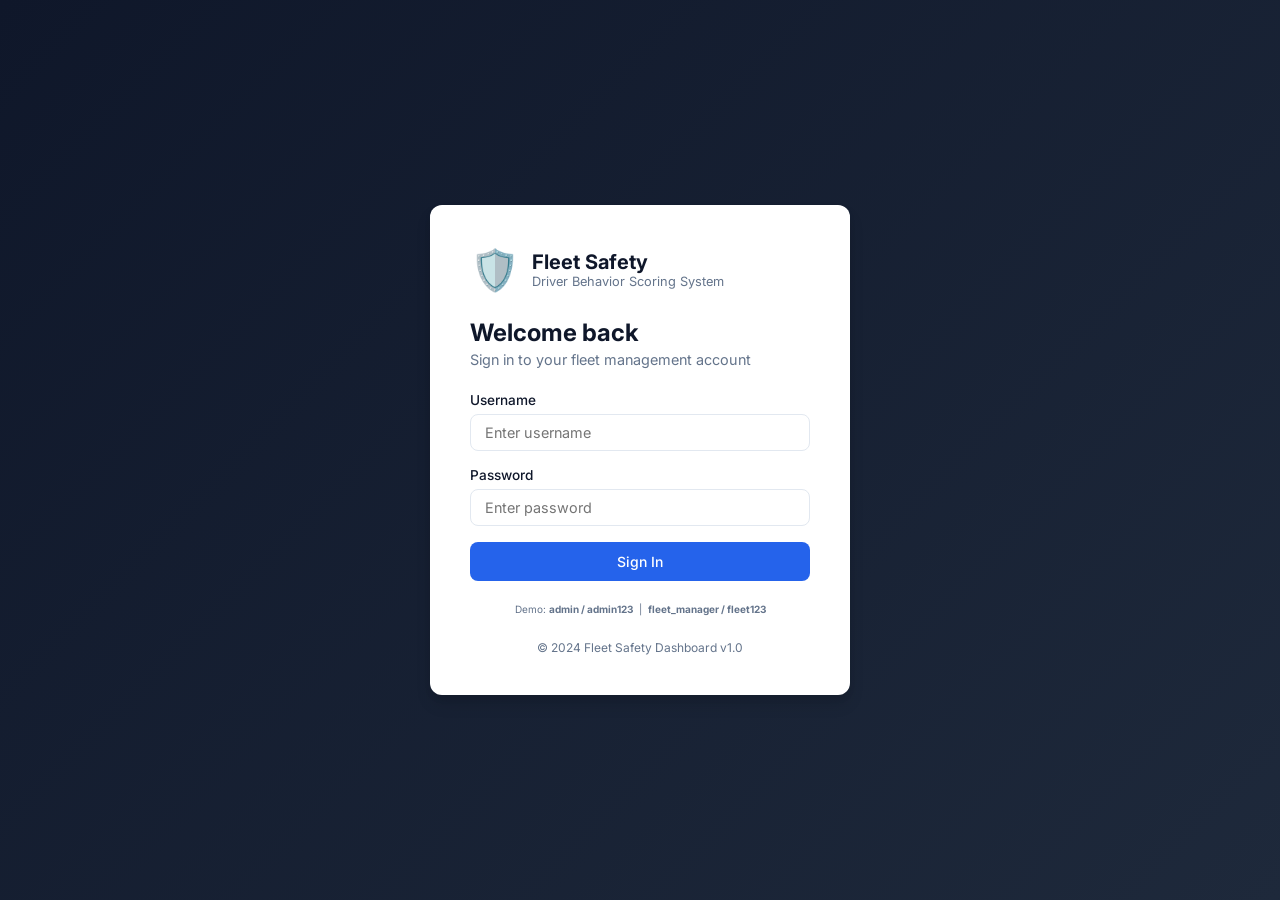
<file: frontend/index.html>
<!DOCTYPE html>
<html lang="en">
<head>
  <meta charset="UTF-8" />
  <meta name="viewport" content="width=device-width, initial-scale=1.0" />
  <title>Fleet Safety — Login</title>
  <link rel="stylesheet" href="src/css/main.css" />
</head>
<body class="login-page">
  <div class="login-card">
    <div class="login-logo">
      <div class="login-logo-icon">🛡️</div>
      <div>
        <h1>Fleet Safety</h1>
        <p>Driver Behavior Scoring System</p>
      </div>
    </div>

    <h2 class="login-title">Welcome back</h2>
    <p class="login-subtitle">Sign in to your fleet management account</p>

    <div id="error-box" class="alert alert-error hidden">
      <span>⚠️</span><span id="error-msg">Invalid credentials</span>
    </div>

    <form id="login-form">
      <div class="form-group">
        <label class="form-label">Username</label>
        <input id="username" type="text" class="form-control" placeholder="Enter username" required autocomplete="username" />
      </div>
      <div class="form-group">
        <label class="form-label">Password</label>
        <input id="password" type="password" class="form-control" placeholder="Enter password" required autocomplete="current-password" />
      </div>
      <button type="submit" id="login-btn" class="btn btn-primary btn-block">Sign In</button>
    </form>

    <p class="login-footer" style="margin-top:1.25rem">
      <small>Demo: <strong>admin / admin123</strong> &nbsp;|&nbsp; <strong>fleet_manager / fleet123</strong></small>
    </p>
    <p class="login-footer">© 2024 Fleet Safety Dashboard v1.0</p>
  </div>

  <script src="src/js/auth.js"></script>
  <script>
    auth.checkAlreadyLoggedIn();

    document.getElementById('login-form').addEventListener('submit', async function(e) {
      e.preventDefault();
      const btn    = document.getElementById('login-btn');
      const errBox = document.getElementById('error-box');
      const errMsg = document.getElementById('error-msg');
      const uname  = document.getElementById('username').value.trim();
      const pwd    = document.getElementById('password').value;
      if (!uname || !pwd) { errBox.classList.remove('hidden'); errMsg.textContent='Enter username and password.'; return; }

      btn.disabled = true;
      btn.innerHTML = '<span class="spinner spinner-sm" style="border-top-color:#fff"></span> Signing in…';
      errBox.classList.add('hidden');

      try {
        const res = await fetch('http://localhost:8000/auth/login', {
          method: 'POST',
          headers: { 'Content-Type': 'application/json' },
          body: JSON.stringify({ username: uname, password: pwd }),
        });
        if (!res.ok) {
          const b = await res.json().catch(()=>({}));
          throw new Error(b.detail || 'Invalid credentials. Please try again.');
        }
        const data = await res.json();
        auth.setSession(data.access_token, { username: data.username, role: data.role });
        btn.innerHTML = '✅ Redirecting…';
        setTimeout(() => window.location.href = 'dashboard.html', 400);
      } catch (err) {
        errBox.classList.remove('hidden');
        errMsg.textContent = err.message;
        btn.disabled = false;
        btn.innerHTML = 'Sign In';
      }
    });
  </script>
</body>
</html>
</file>
<file: frontend/src/css/main.css>
/* Fleet Safety Dashboard — main.css */
@import url('https://fonts.googleapis.com/css2?family=Inter:wght@400;500;600;700&display=swap');

*, *::before, *::after { box-sizing: border-box; margin: 0; padding: 0; }
body { font-family: 'Inter', sans-serif; background: #f1f5f9; color: #0f172a; min-height: 100vh; }

/* ── VARIABLES ─────────────────────────────────────────────────────── */
:root {
  --sidebar-w: 240px;
  --sidebar-bg: #1e293b;
  --sidebar-text: #94a3b8;
  --sidebar-active: #2563eb;
  --primary: #2563eb;
  --success: #16a34a;
  --warning: #d97706;
  --danger: #dc2626;
  --bg: #f1f5f9;
  --card-bg: #ffffff;
  --border: #e2e8f0;
  --text-1: #0f172a;
  --text-2: #64748b;
  --radius: 12px;
  --shadow: 0 1px 3px rgba(0,0,0,.08), 0 1px 2px rgba(0,0,0,.06);
  --shadow-lg: 0 10px 15px rgba(0,0,0,.1), 0 4px 6px rgba(0,0,0,.06);
}

/* ── LOGIN PAGE ─────────────────────────────────────────────────────── */
.login-page { background: linear-gradient(135deg, #0f172a 0%, #1e293b 100%); min-height: 100vh;
  display: flex; align-items: center; justify-content: center; padding: 1rem; }

.login-card { background: #fff; border-radius: var(--radius); padding: 2.5rem;
  width: 100%; max-width: 420px; box-shadow: var(--shadow-lg); }

.login-logo { display: flex; align-items: center; gap: .75rem; margin-bottom: 1.5rem; }
.login-logo-icon { font-size: 2.5rem; }
.login-logo h1 { font-size: 1.25rem; font-weight: 700; color: var(--text-1); }
.login-logo p { font-size: .8rem; color: var(--text-2); }
.login-title { font-size: 1.5rem; font-weight: 700; margin-bottom: .25rem; }
.login-subtitle { color: var(--text-2); font-size: .9rem; margin-bottom: 1.5rem; }
.login-footer { text-align: center; margin-top: 1.5rem; font-size: .75rem; color: var(--text-2); }

/* ── LAYOUT ─────────────────────────────────────────────────────────── */
.app-layout { display: flex; min-height: 100vh; }

.sidebar { width: var(--sidebar-w); background: var(--sidebar-bg); display: flex;
  flex-direction: column; position: fixed; top: 0; left: 0; height: 100vh; z-index: 100;
  overflow-y: auto; }

.sidebar-logo { padding: 1.25rem 1.5rem; border-bottom: 1px solid rgba(255,255,255,.06); }
.sidebar-logo .brand { display: flex; align-items: center; gap: .5rem; color: #fff;
  font-size: 1.1rem; font-weight: 700; text-decoration: none; }

.sidebar-nav { flex: 1; padding: 1rem 0; }
.nav-item { display: flex; align-items: center; gap: .75rem; padding: .7rem 1.5rem;
  color: var(--sidebar-text); cursor: pointer; border: none; background: none; width: 100%;
  font-size: .875rem; font-family: inherit; transition: all .15s; border-left: 3px solid transparent;
  text-align: left; }
.nav-item:hover { color: #fff; background: rgba(255,255,255,.06); }
.nav-item.active { color: #fff; background: rgba(37,99,235,.2); border-left-color: var(--primary); }
.nav-item .nav-icon { font-size: 1.1rem; width: 1.5rem; text-align: center; }

.sidebar-user { padding: 1rem 1.5rem; border-top: 1px solid rgba(255,255,255,.06);
  color: var(--sidebar-text); font-size: .8rem; }
.sidebar-user .user-name { font-weight: 600; color: #fff; }

.main-content { margin-left: var(--sidebar-w); flex: 1; display: flex; flex-direction: column; }

.topbar { background: #fff; border-bottom: 1px solid var(--border); padding: .875rem 1.75rem;
  display: flex; align-items: center; justify-content: space-between; position: sticky; top: 0; z-index: 50; }
.topbar-title { font-size: 1.1rem; font-weight: 600; }
.topbar-user { font-size: .85rem; color: var(--text-2); }
.topbar-badge { background: var(--primary); color: #fff; padding: .2rem .6rem; border-radius: 99px; font-size: .75rem; margin-left: .5rem; }

.page-content { padding: 1.75rem; flex: 1; }

/* ── SECTION ──────────────────────────────────────────────────────── */
.section { display: none; }
.section.active { display: block; }
.section-header { display: flex; align-items: center; justify-content: space-between; margin-bottom: 1.5rem; }
.section-title { font-size: 1.4rem; font-weight: 700; }

/* ── CARDS ────────────────────────────────────────────────────────── */
.card { background: var(--card-bg); border-radius: var(--radius); box-shadow: var(--shadow);
  border: 1px solid var(--border); }
.card-body { padding: 1.25rem; }
.card-title { font-size: 1rem; font-weight: 600; margin-bottom: 1rem; color: var(--text-1); }

/* Stat cards */
.stat-grid { display: grid; grid-template-columns: repeat(auto-fill, minmax(180px,1fr)); gap: 1rem; margin-bottom: 1.5rem; }
.stat-card { background: var(--card-bg); border-radius: var(--radius); padding: 1.25rem;
  box-shadow: var(--shadow); border: 1px solid var(--border); border-left: 4px solid var(--primary); }
.stat-card.green  { border-left-color: var(--success); }
.stat-card.amber  { border-left-color: var(--warning); }
.stat-card.red    { border-left-color: var(--danger); }
.stat-card.blue   { border-left-color: var(--primary); }
.stat-value { font-size: 2rem; font-weight: 700; line-height: 1; margin-bottom: .25rem; }
.stat-label { font-size: .8rem; color: var(--text-2); text-transform: uppercase; letter-spacing: .05em; }
.stat-icon  { font-size: 1.5rem; float: right; opacity: .6; }

/* Chart grid */
.chart-grid { display: grid; grid-template-columns: repeat(auto-fill, minmax(340px,1fr)); gap: 1.25rem; margin-bottom: 1.5rem; }
.chart-card { background: var(--card-bg); border-radius: var(--radius); padding: 1.25rem;
  box-shadow: var(--shadow); border: 1px solid var(--border); }
.chart-card canvas { max-height: 280px; }

/* ── TABLES ───────────────────────────────────────────────────────── */
.table-wrap { overflow-x: auto; }
table { width: 100%; border-collapse: collapse; font-size: .875rem; }
thead th { background: #f8fafc; padding: .7rem 1rem; text-align: left; font-weight: 600;
  color: var(--text-2); font-size: .75rem; text-transform: uppercase; letter-spacing: .05em;
  border-bottom: 2px solid var(--border); white-space: nowrap; }
tbody td { padding: .7rem 1rem; border-bottom: 1px solid var(--border); vertical-align: middle; }
tbody tr:hover { background: #f8fafc; }
tbody tr:last-child td { border-bottom: none; }

/* ── BADGES / PILLS ──────────────────────────────────────────────── */
.badge { display: inline-block; padding: .2rem .65rem; border-radius: 99px; font-size: .75rem; font-weight: 600; }
.badge-green  { background: #dcfce7; color: #15803d; }
.badge-amber  { background: #fef3c7; color: #92400e; }
.badge-red    { background: #fee2e2; color: #991b1b; }
.badge-blue   { background: #dbeafe; color: #1d4ed8; }
.badge-gray   { background: #f1f5f9; color: #475569; }

.score-pill { display: inline-block; padding: .2rem .75rem; border-radius: 99px; font-weight: 700; font-size: .85rem; }
.score-high   { background: #dcfce7; color: #15803d; }
.score-mid    { background: #fef3c7; color: #92400e; }
.score-low    { background: #fee2e2; color: #991b1b; }

/* ── FORMS ────────────────────────────────────────────────────────── */
.form-group { margin-bottom: 1rem; }
.form-label { display: block; font-size: .85rem; font-weight: 500; color: var(--text-1); margin-bottom: .4rem; }
.form-control { width: 100%; padding: .55rem .85rem; border: 1px solid var(--border); border-radius: 8px;
  font-family: inherit; font-size: .9rem; color: var(--text-1); background: #fff; outline: none; transition: border .15s; }
.form-control:focus { border-color: var(--primary); box-shadow: 0 0 0 3px rgba(37,99,235,.1); }
select.form-control { cursor: pointer; }
textarea.form-control { resize: vertical; min-height: 80px; }
.form-grid { display: grid; grid-template-columns: 1fr 1fr; gap: 1rem; }
.form-grid-3 { display: grid; grid-template-columns: 1fr 1fr 1fr; gap: 1rem; }

/* ── BUTTONS ─────────────────────────────────────────────────────── */
.btn { display: inline-flex; align-items: center; gap: .4rem; padding: .55rem 1.1rem;
  border-radius: 8px; border: none; font-family: inherit; font-size: .875rem; font-weight: 500;
  cursor: pointer; transition: all .15s; text-decoration: none; }
.btn-primary   { background: var(--primary); color: #fff; }
.btn-primary:hover { background: #1d4ed8; }
.btn-success   { background: var(--success); color: #fff; }
.btn-success:hover { background: #15803d; }
.btn-danger    { background: var(--danger); color: #fff; }
.btn-danger:hover { background: #b91c1c; }
.btn-outline   { background: transparent; color: var(--primary); border: 1.5px solid var(--primary); }
.btn-outline:hover { background: #eff6ff; }
.btn-sm { padding: .35rem .75rem; font-size: .8rem; }
.btn-block { width: 100%; justify-content: center; padding: .7rem; }
.btn:disabled { opacity: .6; cursor: not-allowed; }

/* ── ALERTS ─────────────────────────────────────────────────────── */
.alert { padding: .75rem 1rem; border-radius: 8px; display: flex; align-items: center; gap: .5rem; font-size: .875rem; }
.alert-error   { background: #fee2e2; color: #991b1b; }
.alert-success { background: #dcfce7; color: #15803d; }
.alert-warning { background: #fef3c7; color: #92400e; }
.hidden { display: none !important; }

/* ── MODAL ───────────────────────────────────────────────────────── */
.modal-overlay { position: fixed; inset: 0; background: rgba(0,0,0,.5); z-index: 200;
  display: flex; align-items: flex-start; justify-content: center; padding: 2rem 1rem; overflow-y: auto; }
.modal-overlay.hidden { display: none; }
.modal { background: #fff; border-radius: var(--radius); width: 100%; max-width: 780px;
  box-shadow: var(--shadow-lg); position: relative; max-height: 90vh; overflow-y: auto; }
.modal-header { padding: 1.25rem 1.5rem; border-bottom: 1px solid var(--border);
  display: flex; align-items: center; justify-content: space-between; position: sticky; top: 0; background: #fff; z-index: 10; }
.modal-title { font-size: 1.1rem; font-weight: 700; }
.modal-close { background: none; border: none; font-size: 1.4rem; cursor: pointer; color: var(--text-2); }
.modal-body { padding: 1.5rem; }
.modal-footer { padding: 1rem 1.5rem; border-top: 1px solid var(--border); display: flex; gap: .5rem; justify-content: flex-end; }

/* ── SPINNER ─────────────────────────────────────────────────────── */
.spinner { display: inline-block; width: 2rem; height: 2rem; border: 3px solid var(--border);
  border-top-color: var(--primary); border-radius: 50%; animation: spin .7s linear infinite; }
.spinner-sm { width: 1rem; height: 1rem; border-width: 2px; }
@keyframes spin { to { transform: rotate(360deg); } }
.loading-wrap { display: flex; align-items: center; justify-content: center; padding: 3rem;
  color: var(--text-2); gap: 1rem; flex-direction: column; }

/* ── SCORE CIRCLE ──────────────────────────────────────────────── */
.score-circle { width: 110px; height: 110px; border-radius: 50%; display: flex; flex-direction: column;
  align-items: center; justify-content: center; border: 6px solid; margin: 0 auto; }
.score-circle .score-num { font-size: 1.75rem; font-weight: 800; line-height: 1; }
.score-circle .score-lbl { font-size: .65rem; text-transform: uppercase; letter-spacing: .05em; opacity: .8; }
.score-circle.green-ring { border-color: var(--success); color: var(--success); }
.score-circle.amber-ring { border-color: var(--warning); color: var(--warning); }
.score-circle.red-ring   { border-color: var(--danger);  color: var(--danger); }

/* ── TOAST ──────────────────────────────────────────────────────── */
#toast-container { position: fixed; top: 1rem; right: 1rem; z-index: 9999; display: flex; flex-direction: column; gap: .5rem; }
.toast { padding: .75rem 1.25rem; border-radius: 8px; font-size: .875rem; font-weight: 500; box-shadow: var(--shadow-lg);
  animation: slide-in .2s ease; max-width: 360px; }
.toast-success { background: #16a34a; color: #fff; }
.toast-error   { background: #dc2626; color: #fff; }
@keyframes slide-in { from { transform: translateX(100%); opacity: 0; } to { transform: none; opacity: 1; } }

/* ── SCORE RESULT CARD ─────────────────────────────────────────── */
.score-result { background: #f8fafc; border-radius: var(--radius); padding: 1.25rem; border: 1px solid var(--border); margin-top: 1rem; }
.score-result-grid { display: grid; grid-template-columns: repeat(4,1fr); gap: .75rem; margin-top: .75rem; }
.score-sub { text-align: center; padding: .75rem; background: #fff; border-radius: 8px; border: 1px solid var(--border); }
.score-sub .val { font-size: 1.4rem; font-weight: 700; }
.score-sub .lbl { font-size: .7rem; color: var(--text-2); text-transform: uppercase; }

/* ── HIGH-RISK CARDS ─────────────────────────────────────────── */
.hr-grid { display: grid; grid-template-columns: repeat(auto-fill, minmax(300px,1fr)); gap: 1rem; }
.hr-card { background: var(--card-bg); border-radius: var(--radius); padding: 1.25rem; box-shadow: var(--shadow);
  border: 1px solid var(--border); border-top: 4px solid var(--danger); }
.hr-score { font-size: 2.5rem; font-weight: 800; color: var(--danger); line-height: 1; }
.risk-factors-list { display: flex; flex-wrap: wrap; gap: .35rem; margin: .5rem 0; }
.risk-tag { background: #fee2e2; color: #991b1b; padding: .2rem .6rem; border-radius: 99px; font-size: .75rem; }

/* ── COLLAPSIBLE ────────────────────────────────────────────── */
.collapsible-header { cursor: pointer; user-select: none; display: flex; align-items: center; justify-content: space-between; }
.collapsible-body { overflow: hidden; transition: max-height .3s ease; }

/* ── SEARCH BAR ─────────────────────────────────────────────── */
.search-bar { display: flex; gap: .75rem; align-items: center; margin-bottom: 1rem; flex-wrap: wrap; }
.search-input { flex: 1; min-width: 200px; }

/* ── EMPTY STATE ─────────────────────────────────────────────── */
.empty-state { text-align: center; padding: 3rem 1rem; color: var(--text-2); }
.empty-state .empty-icon { font-size: 3rem; margin-bottom: .75rem; }
.empty-state h3 { font-size: 1.1rem; font-weight: 600; margin-bottom: .25rem; color: var(--text-1); }

/* ── MISC ────────────────────────────────────────────────────── */
.two-col { display: grid; grid-template-columns: 1fr 1fr; gap: 1.25rem; }
.info-table td { padding: .4rem .5rem; font-size: .875rem; }
.info-table td:first-child { color: var(--text-2); font-weight: 500; width: 40%; }
.mt-1 { margin-top: .5rem; }
.mt-2 { margin-top: 1rem; }
.mt-3 { margin-top: 1.5rem; }
.mb-1 { margin-bottom: .5rem; }
.mb-2 { margin-bottom: 1rem; }
.text-muted { color: var(--text-2); }
.text-sm { font-size: .8rem; }
.fw-bold { font-weight: 700; }
hr.divider { border: none; border-top: 1px solid var(--border); margin: 1rem 0; }

@media (max-width: 768px) {
  .sidebar { transform: translateX(-100%); }
  .main-content { margin-left: 0; }
  .form-grid, .form-grid-3, .two-col { grid-template-columns: 1fr; }
  .score-result-grid { grid-template-columns: 1fr 1fr; }
}
</file>
